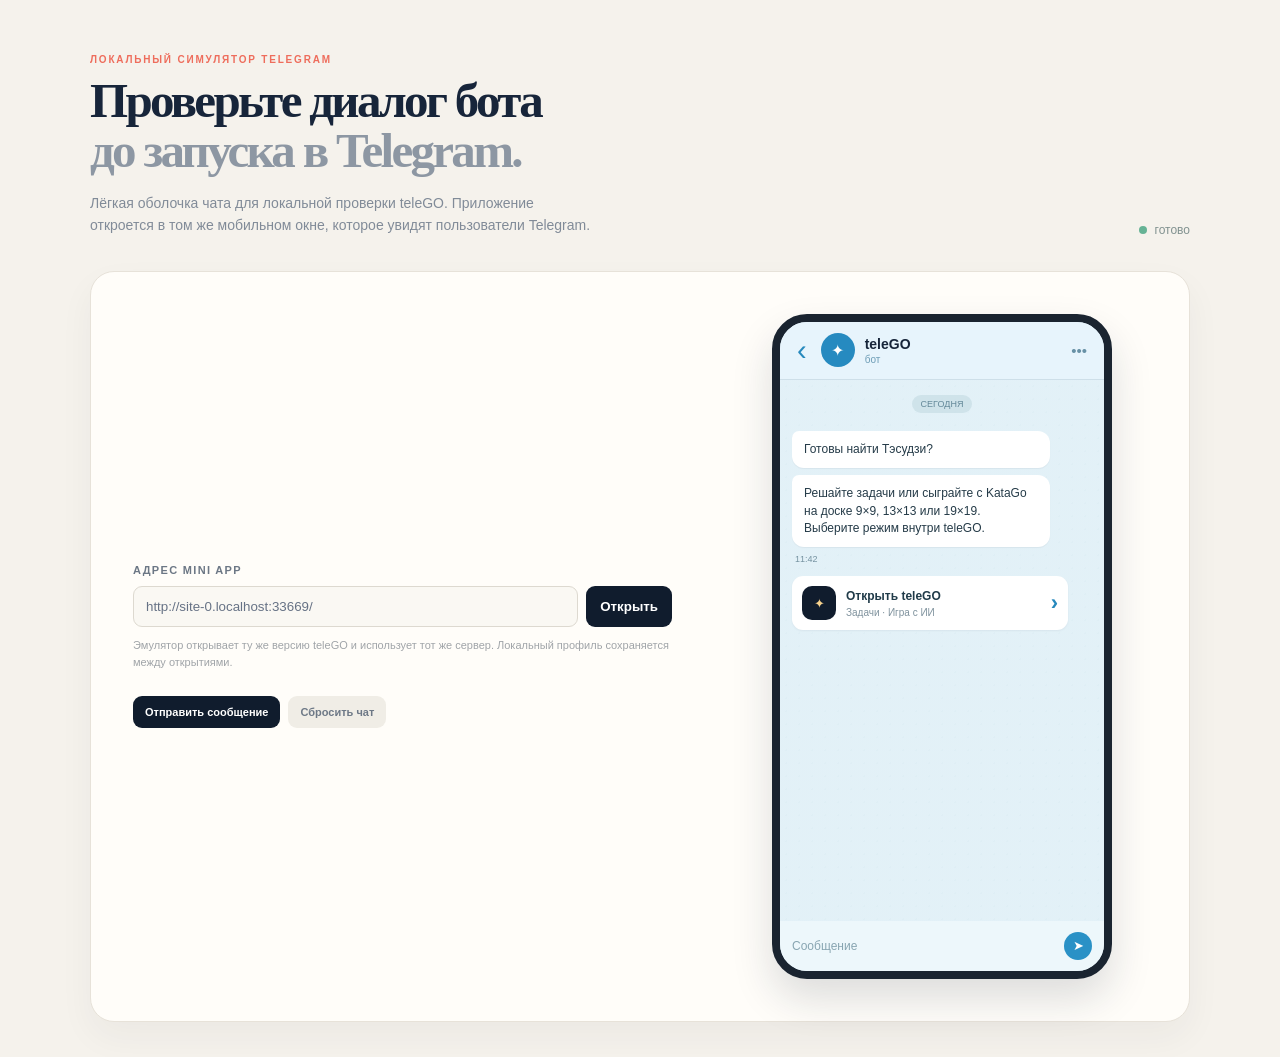
<file: test_interface/index.html>
<!doctype html>
<html lang="ru">
  <head>
    <meta charset="UTF-8" />
    <meta name="viewport" content="width=device-width, initial-scale=1" />
    <title>Тестовый интерфейс teleGO</title>
    <link rel="stylesheet" href="styles.css" />
  </head>
  <body>
    <main class="workbench">
      <section class="intro">
        <div>
          <p class="kicker">ЛОКАЛЬНЫЙ СИМУЛЯТОР TELEGRAM</p>
          <h1>Проверьте диалог бота<br /><span>до запуска в Telegram.</span></h1>
          <p class="intro-copy">Лёгкая оболочка чата для локальной проверки teleGO. Приложение откроется в том же мобильном окне, которое увидят пользователи Telegram.</p>
        </div>
        <div class="connection"><i></i><span id="connection-label">готово</span></div>
      </section>

      <section class="lab">
        <div class="controls">
          <label for="app-url">АДРЕС MINI APP</label>
          <div class="url-row"><input id="app-url" value="http://127.0.0.1:5000" /><button id="open-button">Открыть</button></div>
          <p>Эмулятор открывает ту же версию teleGO и использует тот же сервер. Локальный профиль сохраняется между открытиями.</p>
          <div class="quick-actions"><button data-message="Я готов к сегодняшней задаче." class="quick">Отправить сообщение</button><button id="reset-button" class="quick muted">Сбросить чат</button></div>
        </div>

        <div class="phone-stage">
          <div class="phone">
            <header class="telegram-header"><button id="back-button" aria-label="Закрыть приложение">‹</button><div class="bot-avatar">✦</div><div class="bot-title"><strong>teleGO</strong><small id="bot-status">бот</small></div><button class="more" aria-label="Дополнительные действия">•••</button></header>
            <div class="chat" id="chat">
              <div class="date-chip">СЕГОДНЯ</div>
              <div class="bot-bubble">Готовы найти Тэсудзи?</div>
              <div class="bot-bubble">Решайте задачи или сыграйте с KataGo на доске 9×9, 13×13 или 19×19. Выберите режим внутри teleGO.</div>
              <div class="time">11:42</div>
              <button class="launch-card" id="launch-card"><span class="launch-icon">✦</span><span><b>Открыть teleGO</b><small>Задачи · Игра с ИИ</small></span><strong>›</strong></button>
              <div class="user-bubble hidden" id="user-bubble"></div>
            </div>
            <div class="composer"><span>Сообщение</span><button>➤</button></div>
            <div class="mini-app hidden" id="mini-app"><div class="app-bar"><button id="close-app">⌄</button><span>teleGO</span><span class="app-menu">•••</span></div><iframe id="app-frame" title="Мини-приложение teleGO"></iframe></div>
          </div>
        </div>
      </section>
    </main>
    <script src="app.js"></script>
  </body>
</html>
</file>
<file: test_interface/styles.css>
:root { --navy:#101c2d; --coral:#ee6d5c; --paper:#fffdf9; --cream:#f5f2ec; --ink:#17253a; --muted:#818b98; --telegram:#e7f4fc; }
* { box-sizing:border-box; } body { margin:0; background:var(--cream); color:var(--ink); font-family:Arial, sans-serif; }
.workbench { width:min(1100px, calc(100% - 40px)); margin:0 auto; padding:54px 0 35px; }.intro { display:flex; align-items:flex-end; justify-content:space-between; gap:30px; margin-bottom:34px; }.kicker { color:var(--coral); font-size:10px; font-weight:700; letter-spacing:.18em; margin:0 0 11px; }.intro h1 { font:700 clamp(30px,5vw,49px)/1.02 Georgia, serif; letter-spacing:-.055em; margin:0; }.intro h1 span { color:#8d97a3; }.intro-copy { max-width:510px; color:var(--muted); font-size:14px; line-height:1.6; margin:16px 0 0; }.connection { display:flex; gap:8px; align-items:center; color:#80918f; font-size:12px; }.connection i { width:8px;height:8px;background:#66b395;border-radius:50%; }
.lab { display:grid; grid-template-columns:minmax(250px, 1fr) 410px; gap:65px; align-items:center; background:var(--paper); border:1px solid #e7e2d9; border-radius:24px; padding:42px; box-shadow:0 15px 35px #2533490c; }.controls label { display:block; color:#6c7785; font-size:11px; font-weight:700; letter-spacing:.12em; text-transform:uppercase; margin-bottom:10px; }.url-row { display:flex; gap:8px; }.url-row input { width:100%; min-width:0; border:1px solid #ddd9d0; border-radius:9px; background:#faf8f3; padding:12px; color:#667285; outline:none; }.url-row input:focus { border-color:var(--coral); }.url-row button,.quick { border:0; border-radius:9px; background:var(--navy); color:white; padding:0 14px; font-weight:700; cursor:pointer; white-space:nowrap; }.controls p { color:#a0a4a8; font-size:11px; line-height:1.5; margin:10px 0 26px; }.quick-actions { display:flex; gap:8px; flex-wrap:wrap; }.quick { padding:10px 12px; font-size:11px; }.quick.muted { background:#f0ede6; color:#6d7886; }
.phone-stage { display:flex; justify-content:center; }.phone { position:relative; width:340px; height:665px; overflow:hidden; border:8px solid #1a2430; border-radius:35px; background:#dcecf4; box-shadow:0 20px 40px #17243725; }.telegram-header,.app-bar { height:58px; display:flex; align-items:center; gap:10px; padding:0 13px; background:var(--telegram); border-bottom:1px solid #cedfe9; }.telegram-header button,.app-bar button { border:0; background:transparent; color:#2789bd; font-size:29px; cursor:pointer; padding:0 4px; }.bot-avatar { display:grid; place-items:center; width:34px;height:34px;border-radius:50%; background:#268ac0; color:white; }.bot-title { display:grid; gap:2px; flex:1; }.bot-title strong { font-size:14px; }.bot-title small { color:#6d9db6; font-size:10px; }.telegram-header .more { color:#6891a6; font-size:15px; }.chat { position:absolute; inset:58px 0 50px; overflow:auto; padding:15px 12px 20px; background:linear-gradient(#e4f2f8cc,#e4f2f8cc), radial-gradient(#c9e0e9 1px,transparent 1px); background-size:auto, 13px 13px; }.date-chip { width:max-content; margin:0 auto 18px; color:#638899; background:#cbe0e8cc; border-radius:10px; font-size:9px; padding:4px 9px; }.bot-bubble,.user-bubble { position:relative; max-width:86%; background:white; border-radius:7px 12px 12px 12px; padding:10px 12px; color:#253b48; font-size:12px; line-height:1.45; margin:7px 0; box-shadow:0 1px 1px #475a6112; }.user-bubble { margin-left:auto; background:#d8f8c6; border-radius:12px 7px 12px 12px; }.time { color:#7592a0; font-size:9px; margin:3px 3px 12px; }.launch-card { display:flex; align-items:center; gap:10px; width:92%; border:0; border-radius:11px; background:white; padding:10px; color:#203b49; text-align:left; box-shadow:0 1px 2px #475a6112; cursor:pointer; }.launch-icon { display:grid; place-items:center; width:34px;height:34px;border-radius:10px; background:var(--navy); color:#f7d28d; }.launch-card span:nth-child(2) { display:grid; gap:4px; flex:1; }.launch-card b { font-size:12px; }.launch-card small { color:#7f929d; font-size:10px; }.launch-card > strong { color:#2789bd; font-size:22px; }.composer { position:absolute; bottom:0; left:0; right:0; display:flex; justify-content:space-between; align-items:center; height:50px; padding:0 12px; color:#88a5b1; font-size:12px; background:#edf7fb; }.composer button { width:28px;height:28px;border:0;border-radius:50%;color:white;background:#2a91c6; }.mini-app { position:absolute; inset:0; z-index:3; background:white; }.app-bar { color:#294256; justify-content:flex-start; background:#fbfaf6; }.app-bar button { font-size:24px; }.app-bar span:nth-child(2) { flex:1; font-size:13px; font-weight:700; }.app-menu { color:#8f9aa3; font-size:12px; }.mini-app iframe { display:block; width:100%; height:calc(100% - 58px); border:0; }.hidden { display:none; } footer { color:#a4a6a3; font-size:9px; font-weight:bold; letter-spacing:.16em; text-align:center; margin-top:27px; } footer span { color:#d89a78; margin:0 7px; }
@media (max-width:800px) { .workbench{width:min(100% - 28px,500px);padding-top:30px}.intro{align-items:flex-start;flex-direction:column;gap:12px}.lab{grid-template-columns:1fr;padding:23px;gap:30px}.phone{width:min(340px,100%);height:650px} }
</file>
